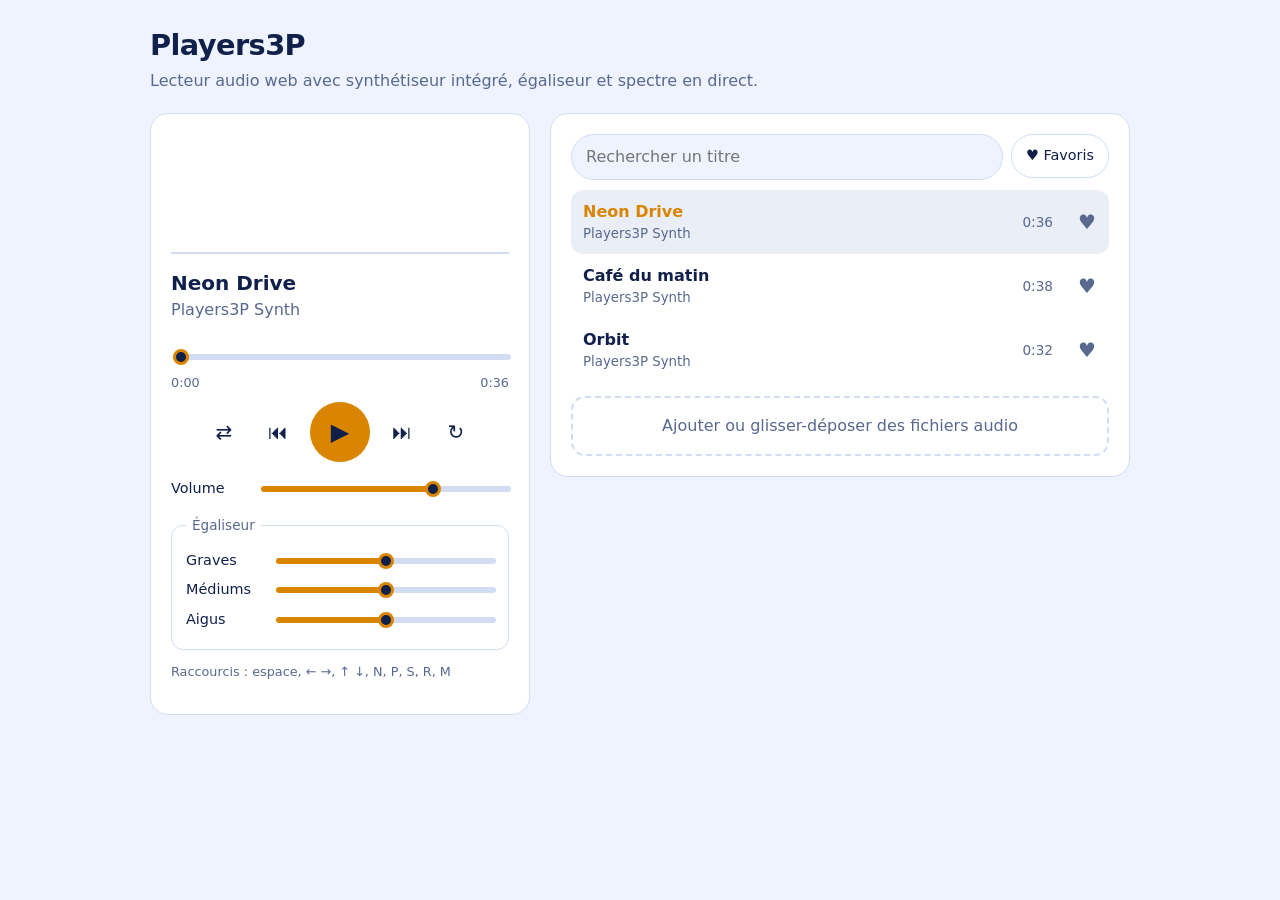
<file: index.html>
<!doctype html>
<html lang="fr">
<head>
<meta charset="utf-8">
<meta name="viewport" content="width=device-width,initial-scale=1">
<meta name="theme-color" content="#0f1a30">
<title>Players3P</title>
<link rel="stylesheet" href="style.css">
</head>
<body>
<header class="top">
  <h1>Players3P</h1>
  <p>Lecteur audio web avec synthétiseur intégré, égaliseur et spectre en direct.</p>
</header>
<main class="app">
  <section class="player" aria-label="Lecteur">
    <canvas id="viz" aria-hidden="true"></canvas>
    <h2 id="title">Choisis un morceau</h2>
    <p id="artist" class="mut">&nbsp;</p>
    <p id="status" class="mut" role="status"></p>
    <input id="seek" type="range" min="0" max="1000" value="0" aria-label="Progression">
    <div class="times"><span id="t1">0:00</span><span id="t2">0:00</span></div>
    <div class="ctrl">
      <button id="shuf" aria-label="Lecture aléatoire" aria-pressed="false" title="Aléatoire (S)">⇄</button>
      <button id="prev" aria-label="Précédent" title="Précédent (P)">⏮</button>
      <button id="pp" aria-label="Lecture" title="Lecture / pause (espace)">▶</button>
      <button id="next" aria-label="Suivant" title="Suivant (N)">⏭</button>
      <button id="rep" aria-label="Répétition désactivée" title="Répéter (R)">↻</button>
    </div>
    <label class="slider">Volume <input id="vol" type="range" min="0" max="100" value="70"></label>
    <fieldset class="eq">
      <legend>Égaliseur</legend>
      <label>Graves <input type="range" min="-12" max="12" step="1" value="0" data-eq="0"></label>
      <label>Médiums <input type="range" min="-12" max="12" step="1" value="0" data-eq="1"></label>
      <label>Aigus <input type="range" min="-12" max="12" step="1" value="0" data-eq="2"></label>
    </fieldset>
    <p class="mut small">Raccourcis : espace, ← →, ↑ ↓, N, P, S, R, M</p>
  </section>
  <section class="lib" aria-label="Bibliothèque">
    <div class="tools">
      <input id="q" type="search" placeholder="Rechercher un titre" aria-label="Rechercher">
      <button id="favOnly" aria-pressed="false">♥ Favoris</button>
    </div>
    <ul id="list"></ul>
    <label class="drop"><input id="files" type="file" accept="audio/*" multiple hidden>Ajouter ou glisser-déposer des fichiers audio</label>
  </section>
</main>
<script src="app.js"></script>
</body>
</html>
</file>
<file: style.css>
:root{--bg:#0f1a30;--card:#18264a;--fg:#eef3ff;--mut:#9fb0d6;--ac:#ffb400;--line:#2b3c68;--r:18px}
@media(prefers-color-scheme:light){:root{--bg:#eef3ff;--card:#fff;--fg:#10204a;--mut:#58688f;--ac:#d98500;--line:#d2dcf3}}
*{box-sizing:border-box}
body{margin:0;padding:24px 16px;min-height:100vh;background:var(--bg);color:var(--fg);font:16px/1.5 "Segoe UI",system-ui,sans-serif}
.top,.app{max-width:980px;margin:0 auto}
.top{margin-bottom:20px}
.top h1{margin:0;font-size:1.8rem;letter-spacing:-.02em}
.top p{margin:2px 0 0;color:var(--mut)}
.app{display:grid;grid-template-columns:380px 1fr;gap:20px;align-items:start}
@media(max-width:820px){.app{grid-template-columns:1fr}}
.player,.lib{background:var(--card);border:1px solid var(--line);border-radius:var(--r);padding:20px}
.mut{color:var(--mut)}.small{font-size:.8rem}
#viz{display:block;width:100%;height:120px;border-bottom:2px solid var(--line);margin-bottom:14px}
h2{margin:0;font-size:1.25rem}
#artist{margin:0}#status{margin:0;min-height:1.5em;font-size:.85rem}
input[type=range]{-webkit-appearance:none;appearance:none;width:100%;height:6px;border-radius:3px;cursor:pointer;
  background:linear-gradient(90deg,var(--ac) var(--p,0%),var(--line) var(--p,0%))}
input[type=range]::-webkit-slider-thumb{-webkit-appearance:none;width:16px;height:16px;border-radius:50%;background:var(--fg);border:3px solid var(--ac)}
input[type=range]::-moz-range-thumb{width:12px;height:12px;border-radius:50%;background:var(--fg);border:3px solid var(--ac)}
input[type=range]:focus-visible,button:focus-visible,input[type=search]:focus-visible{outline:2px solid var(--ac);outline-offset:3px}
.times{display:flex;justify-content:space-between;font-size:.8rem;color:var(--mut);margin-top:6px;font-variant-numeric:tabular-nums}
.ctrl{display:flex;justify-content:center;align-items:center;gap:10px;margin:10px 0 16px}
button{font:inherit;color:var(--fg);background:none;border:0;cursor:pointer;border-radius:50%;width:44px;height:44px;font-size:1.25rem}
button:hover{background:rgba(127,150,200,.18)}
button[aria-pressed=true],button.on{color:var(--ac)}
#pp{width:60px;height:60px;background:var(--ac);color:#10204a;font-size:1.5rem}
#pp:hover{background:var(--ac);filter:brightness(1.1)}
.slider,.eq label{display:grid;grid-template-columns:78px 1fr;align-items:center;gap:10px;font-size:.9rem;margin:8px 0}
.eq{border:1px solid var(--line);border-radius:12px;margin:16px 0 8px;padding:6px 14px 10px}
.eq legend{padding:0 6px;font-size:.85rem;color:var(--mut)}
.tools{display:flex;gap:8px;margin-bottom:10px}
input[type=search]{flex:1;padding:10px 14px;border-radius:99px;border:1px solid var(--line);background:var(--bg);color:var(--fg);font:inherit}
#favOnly{width:auto;border-radius:99px;padding:0 14px;font-size:.9rem;border:1px solid var(--line)}
ul{list-style:none;margin:0;padding:0}
.trk{display:flex;align-items:center;border-radius:12px}
.trk.cur{background:rgba(127,150,200,.16)}
.pick{flex:1;display:grid;grid-template-columns:1fr auto;text-align:left;width:auto;height:auto;border-radius:12px;padding:10px 12px;font-size:1rem}
.pick small{grid-column:1;color:var(--mut)}
.pick time{grid-row:1/3;grid-column:2;align-self:center;color:var(--mut);font-size:.85rem}
.trk.cur b{color:var(--ac)}
.fav{color:var(--mut)}
.empty{padding:18px;color:var(--mut);text-align:center}
.drop{display:block;margin-top:14px;padding:16px;text-align:center;border:2px dashed var(--line);border-radius:14px;color:var(--mut);cursor:pointer}
.drop:hover,body.drag .drop{border-color:var(--ac);color:var(--ac)}
@media(prefers-reduced-motion:reduce){*{transition:none!important}}
</file>
